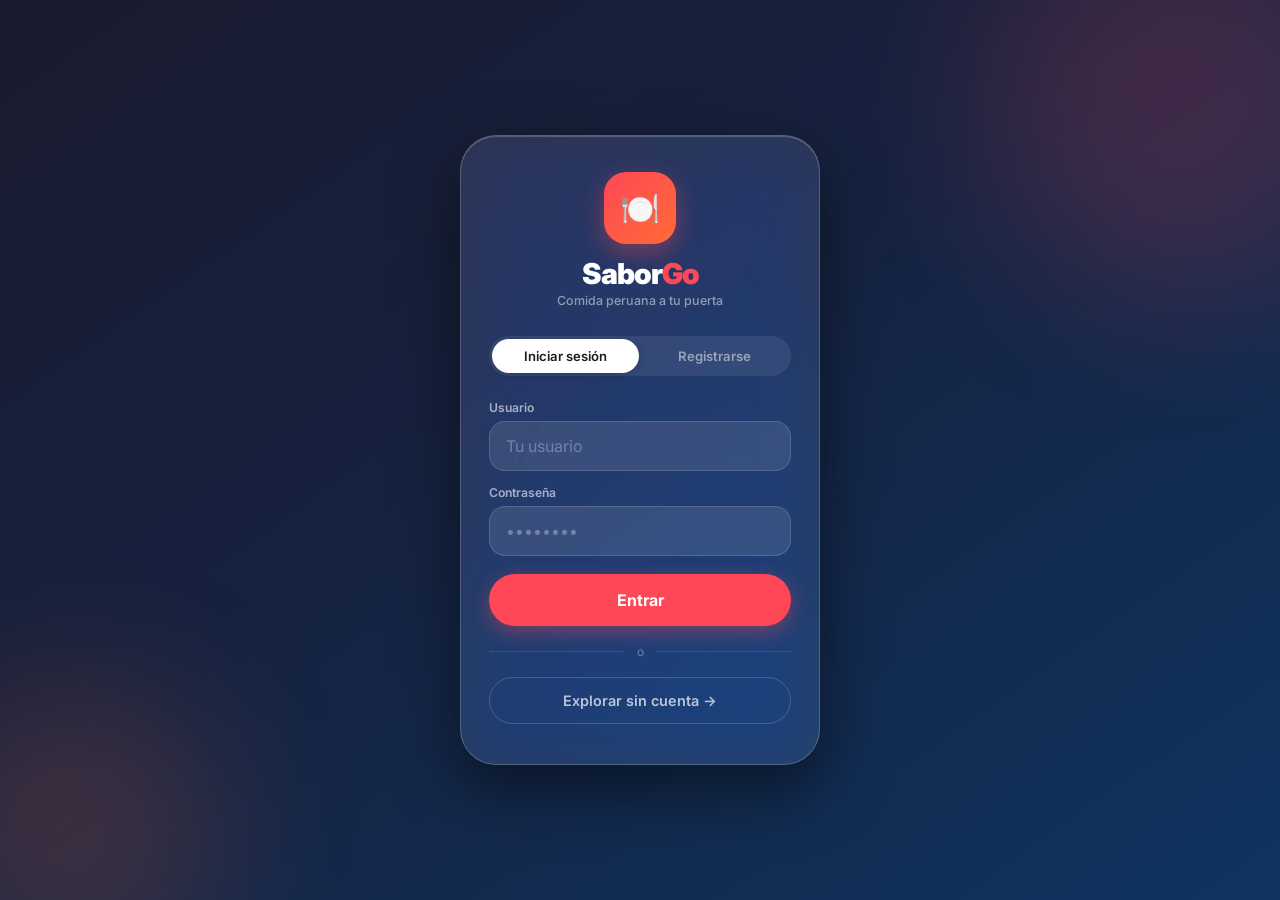
<file: saborgo-mvp/frontend/login.html>
<!DOCTYPE html>
<html lang="es">

<head>
    <meta charset="UTF-8">
    <meta name="viewport" content="width=device-width, initial-scale=1.0, viewport-fit=cover">
    <title>SaborGo — Acceso</title>
    <link rel="stylesheet" href="style.css">
    <style>
        body {
            min-height: 100vh;
            display: flex;
            align-items: center;
            justify-content: center;
            background: linear-gradient(145deg, #1a1a2e 0%, #16213e 40%, #0f3460 100%);
            padding: 20px;
        }

        /* Blobs de fondo */
        .blob {
            position: fixed;
            border-radius: 50%;
            filter: blur(80px);
            opacity: 0.18;
            pointer-events: none;
            z-index: 0;
        }

        .blob-1 {
            width: 400px;
            height: 400px;
            background: var(--accent);
            top: -100px;
            right: -100px;
            animation: float1 8s ease-in-out infinite;
        }

        .blob-2 {
            width: 300px;
            height: 300px;
            background: #FF6B35;
            bottom: -80px;
            left: -80px;
            animation: float2 10s ease-in-out infinite;
        }

        @keyframes float1 {

            0%,
            100% {
                transform: translate(0, 0)
            }

            50% {
                transform: translate(-30px, 30px)
            }
        }

        @keyframes float2 {

            0%,
            100% {
                transform: translate(0, 0)
            }

            50% {
                transform: translate(30px, -20px)
            }
        }

        .login-card {
            position: relative;
            z-index: 1;
            background: rgba(255, 255, 255, 0.1);
            backdrop-filter: blur(32px) saturate(180%);
            -webkit-backdrop-filter: blur(32px) saturate(180%);
            border: 1px solid rgba(255, 255, 255, 0.2);
            border-radius: var(--r-2xl);
            padding: 36px 28px 40px;
            width: 100%;
            max-width: 360px;
            box-shadow: 0 24px 64px rgba(0, 0, 0, 0.5), inset 0 1px 0 rgba(255, 255, 255, 0.2);
            animation: slideUp 0.7s var(--spring) both;
        }

        @keyframes slideUp {
            from {
                opacity: 0;
                transform: translateY(40px) scale(0.96);
            }

            to {
                opacity: 1;
                transform: translateY(0) scale(1);
            }
        }

        /* Logo */
        .logo-wrap {
            text-align: center;
            margin-bottom: 28px;
        }

        .logo-icon {
            width: 72px;
            height: 72px;
            border-radius: 22px;
            background: linear-gradient(135deg, var(--accent), #FF6B35);
            display: flex;
            align-items: center;
            justify-content: center;
            font-size: 2rem;
            margin: 0 auto 12px;
            box-shadow: 0 8px 24px rgba(255, 71, 87, 0.4);
            animation: logoFloat 3s ease-in-out infinite;
        }

        @keyframes logoFloat {

            0%,
            100% {
                transform: translateY(0)
            }

            50% {
                transform: translateY(-6px)
            }
        }

        .logo-name {
            font-size: 1.8rem;
            font-weight: 900;
            letter-spacing: -1px;
            color: white;
        }

        .logo-name span {
            color: var(--accent);
        }

        .logo-sub {
            font-size: 0.78rem;
            color: rgba(255, 255, 255, 0.5);
            margin-top: 2px;
            font-weight: 500;
        }

        /* Mode toggle */
        .mode-toggle {
            display: flex;
            background: rgba(255, 255, 255, 0.08);
            border-radius: 100px;
            padding: 3px;
            margin-bottom: 24px;
            gap: 3px;
        }

        .mode-btn {
            flex: 1;
            padding: 9px;
            border: none;
            border-radius: 100px;
            font-size: 0.82rem;
            font-weight: 600;
            cursor: pointer;
            transition: all 0.25s var(--spring);
            color: rgba(255, 255, 255, 0.5);
            background: transparent;
            -webkit-tap-highlight-color: transparent;
        }

        .mode-btn.active {
            background: white;
            color: var(--text);
            box-shadow: 0 2px 8px rgba(0, 0, 0, 0.15);
        }

        .mode-btn:active {
            transform: scale(0.95);
        }

        /* Inputs */
        .field {
            margin-bottom: 14px;
        }

        .field label {
            display: block;
            font-size: 0.76rem;
            font-weight: 600;
            color: rgba(255, 255, 255, 0.6);
            margin-bottom: 6px;
        }

        .field .input {
            background: rgba(255, 255, 255, 0.1);
            border-color: rgba(255, 255, 255, 0.15);
            color: white;
        }

        .field .input::placeholder {
            color: rgba(255, 255, 255, 0.3);
        }

        .field .input:focus {
            background: rgba(255, 255, 255, 0.14);
            border-color: var(--accent);
            box-shadow: 0 0 0 4px rgba(255, 71, 87, 0.2);
        }

        .field .input.error {
            border-color: #FF6B6B;
            box-shadow: 0 0 0 4px rgba(255, 107, 107, 0.2);
        }

        .err-msg {
            color: #FF6B6B;
            font-size: 0.78rem;
            font-weight: 500;
            margin-bottom: 10px;
            display: none;
        }

        .err-msg.show {
            display: block;
        }

        .btn-login {
            width: 100%;
            padding: 16px;
            border: none;
            border-radius: 100px;
            font-size: 1rem;
            font-weight: 700;
            background: var(--accent);
            color: white;
            cursor: pointer;
            margin-top: 4px;
            box-shadow: 0 6px 20px rgba(255, 71, 87, 0.4);
            transition: transform 0.15s var(--spring), background 0.2s, box-shadow 0.2s;
            -webkit-tap-highlight-color: transparent;
        }

        .btn-login:hover {
            background: var(--accent-dark);
            box-shadow: 0 8px 24px rgba(255, 71, 87, 0.5);
        }

        .btn-login:active {
            transform: scale(0.96);
        }

        .divider {
            display: flex;
            align-items: center;
            gap: 12px;
            margin: 18px 0;
        }

        .divider::before,
        .divider::after {
            content: '';
            flex: 1;
            height: 1px;
            background: rgba(255, 255, 255, 0.12);
        }

        .divider span {
            font-size: 0.75rem;
            color: rgba(255, 255, 255, 0.3);
            font-weight: 500;
        }

        .btn-guest {
            width: 100%;
            padding: 14px;
            border: 1.5px solid rgba(255, 255, 255, 0.18);
            border-radius: 100px;
            font-size: 0.9rem;
            font-weight: 600;
            color: rgba(255, 255, 255, 0.7);
            background: transparent;
            cursor: pointer;
            transition: all 0.2s var(--spring);
            -webkit-tap-highlight-color: transparent;
        }

        .btn-guest:hover {
            background: rgba(255, 255, 255, 0.08);
            border-color: rgba(255, 255, 255, 0.3);
        }

        .btn-guest:active {
            transform: scale(0.96);
        }
    </style>
</head>

<body>
    <div class="blob blob-1"></div>
    <div class="blob blob-2"></div>

    <div class="login-card" id="card">
        <!-- Logo -->
        <div class="logo-wrap">
            <div class="logo-icon">🍽️</div>
            <div class="logo-name">Sabor<span>Go</span></div>
            <div class="logo-sub">Comida peruana a tu puerta</div>
        </div>

        <!-- Mode Toggle -->
        <div class="mode-toggle">
            <button class="mode-btn active" id="btn-login-mode" onclick="setMode('login')">Iniciar sesión</button>
            <button class="mode-btn" id="btn-reg-mode" onclick="setMode('registro')">Registrarse</button>
        </div>

        <!-- Form -->
        <div class="field">
            <label>Usuario</label>
            <input class="input" type="text" id="username" placeholder="Tu usuario" autocomplete="off">
        </div>
        <div class="field">
            <label>Contraseña</label>
            <input class="input" type="password" id="password" placeholder="••••••••">
        </div>
        <p class="err-msg" id="err-msg"></p>
        <button class="btn-login" id="submit-btn" onclick="ejecutarAuth()">Entrar</button>

        <div class="divider"><span>o</span></div>
        <button class="btn-guest" onclick="window.location.href='/'">Explorar sin cuenta →</button>
    </div>

    <script>
        let mode = 'login';

        // Si ya está logueado, redirigir
        if (localStorage.getItem('token') && localStorage.getItem('user')) {
            window.location.href = '/';
        }

        function setMode(m) {
            mode = m;
            document.getElementById('btn-login-mode').classList.toggle('active', m === 'login');
            document.getElementById('btn-reg-mode').classList.toggle('active', m === 'registro');
            document.getElementById('submit-btn').innerText = m === 'login' ? 'Entrar' : 'Crear cuenta';
            document.getElementById('err-msg').classList.remove('show');
            // Animate card
            const card = document.getElementById('card');
            card.style.transform = 'scale(0.98)';
            setTimeout(() => card.style.transform = '', 150);
        }

        async function ejecutarAuth() {
            const user = document.getElementById('username').value.trim();
            const pass = document.getElementById('password').value;
            const errEl = document.getElementById('err-msg');
            const card = document.getElementById('card');
            errEl.classList.remove('show');

            if (!user || !pass) {
                errEl.innerText = '⚠️ Completa todos los campos';
                errEl.classList.add('show');
                document.getElementById('username').classList.add('error');
                document.getElementById('password').classList.add('error');
                card.classList.add('shake');
                setTimeout(() => {
                    card.classList.remove('shake');
                    document.getElementById('username').classList.remove('error');
                    document.getElementById('password').classList.remove('error');
                }, 500);
                return;
            }

            const btn = document.getElementById('submit-btn');
            btn.innerText = '...'; btn.disabled = true;

            const url = mode === 'login' ? '/auth/login' : '/auth/registro';
            try {
                const res = await fetch(url, {
                    method: 'POST',
                    headers: { 'Content-Type': 'application/json' },
                    body: JSON.stringify({ username: user, password: pass })
                });
                const data = await res.json();
                if (res.ok) {
                    if (mode === 'login') {
                        localStorage.setItem('token', data.access_token);
                        localStorage.setItem('user', user);
                        btn.innerText = '✓ Entrando...';
                        btn.style.background = '#34C759';
                        setTimeout(() => window.location.href = '/', 600);
                    } else {
                        errEl.style.color = '#30D158';
                        errEl.innerText = '✅ ¡Cuenta creada! Ahora inicia sesión';
                        errEl.classList.add('show');
                        setTimeout(() => setMode('login'), 1500);
                        btn.innerText = 'Crear cuenta'; btn.disabled = false;
                    }
                } else {
                    errEl.innerText = '⚠️ ' + (data.detail || 'Credenciales incorrectas');
                    errEl.classList.add('show');
                    document.getElementById('password').classList.add('error');
                    card.classList.add('shake');
                    setTimeout(() => {
                        card.classList.remove('shake');
                        document.getElementById('password').classList.remove('error');
                    }, 500);
                    btn.innerText = mode === 'login' ? 'Entrar' : 'Crear cuenta';
                    btn.disabled = false;
                }
            } catch {
                errEl.innerText = '⚠️ Error de conexión';
                errEl.classList.add('show');
                btn.innerText = mode === 'login' ? 'Entrar' : 'Crear cuenta';
                btn.disabled = false;
            }
        }

        document.getElementById('password').addEventListener('keydown', e => {
            if (e.key === 'Enter') ejecutarAuth();
        });
    </script>
</body>

</html>
</file>
<file: saborgo-mvp/frontend/style.css>
@import url('https://fonts.googleapis.com/css2?family=Inter:wght@300;400;500;600;700;800;900&display=swap');

:root {
    --accent: #FF4757;
    --accent-dark: #E8384A;
    --accent-light: rgba(255, 71, 87, 0.12);
    --bg: #F2F2F7;
    --card: #FFFFFF;
    --glass: rgba(255, 255, 255, 0.78);
    --glass-dark: rgba(28, 28, 30, 0.85);
    --text: #1C1C1E;
    --text-2: #3C3C43;
    --text-3: #6C6C70;
    --text-4: #AEAEB2;
    --border: rgba(60, 60, 67, 0.12);
    --sep: rgba(60, 60, 67, 0.08);
    --r-sm: 12px;
    --r-md: 16px;
    --r-lg: 22px;
    --r-xl: 28px;
    --r-2xl: 36px;
    --s-xs: 0 1px 4px rgba(0, 0, 0, 0.06);
    --s-sm: 0 2px 12px rgba(0, 0, 0, 0.07);
    --s-md: 0 4px 24px rgba(0, 0, 0, 0.09);
    --s-lg: 0 8px 40px rgba(0, 0, 0, 0.13);
    --nav-h: 80px;
    --font: 'Inter', -apple-system, BlinkMacSystemFont, sans-serif;
    --spring: cubic-bezier(0.34, 1.56, 0.64, 1);
    --ease: cubic-bezier(0.4, 0, 0.2, 1);
    --ease-out: cubic-bezier(0, 0, 0.2, 1);
}

*,
*::before,
*::after {
    box-sizing: border-box;
    margin: 0;
    padding: 0;
}

html {
    -webkit-font-smoothing: antialiased;
    -moz-osx-font-smoothing: grayscale;
}

body {
    font-family: var(--font);
    background: var(--bg);
    color: var(--text);
    min-height: 100vh;
    overscroll-behavior: none;
}

::-webkit-scrollbar {
    width: 0;
    height: 0;
}

img {
    display: block;
}

button {
    font-family: var(--font);
    -webkit-tap-highlight-color: transparent;
    user-select: none;
}

input,
select {
    font-family: var(--font);
}

/* ── Glass ── */
.glass {
    background: var(--glass);
    backdrop-filter: blur(24px) saturate(200%);
    -webkit-backdrop-filter: blur(24px) saturate(200%);
    border: 1px solid rgba(255, 255, 255, 0.65);
}

/* ── Buttons ── */
.btn {
    display: inline-flex;
    align-items: center;
    justify-content: center;
    gap: 8px;
    font-weight: 600;
    border: none;
    cursor: pointer;
    text-decoration: none;
    transition: transform 0.15s var(--spring), opacity 0.15s;
}

.btn:active {
    transform: scale(0.95);
}

.btn-primary {
    background: var(--accent);
    color: white;
    padding: 16px 28px;
    border-radius: 100px;
    font-size: 1rem;
    box-shadow: 0 4px 20px rgba(255, 71, 87, 0.35);
    transition: transform 0.15s var(--spring), box-shadow 0.2s var(--ease), background 0.2s;
}

.btn-primary:hover {
    background: var(--accent-dark);
    box-shadow: 0 6px 24px rgba(255, 71, 87, 0.45);
}

.btn-primary:active {
    transform: scale(0.96);
}

.btn-primary:disabled {
    background: var(--text-4);
    box-shadow: none;
    cursor: not-allowed;
    transform: none;
}

.btn-dark {
    background: var(--text);
    color: white;
    padding: 16px 28px;
    border-radius: 100px;
    font-size: 1rem;
    transition: transform 0.15s var(--spring), background 0.2s;
}

.btn-dark:hover {
    background: #333;
}

.btn-dark:active {
    transform: scale(0.96);
}

.btn-icon {
    width: 42px;
    height: 42px;
    border-radius: 50%;
    background: var(--card);
    color: var(--text);
    font-size: 1rem;
    box-shadow: var(--s-xs);
    border: none;
    cursor: pointer;
    display: inline-flex;
    align-items: center;
    justify-content: center;
    transition: transform 0.15s var(--spring), box-shadow 0.2s;
    -webkit-tap-highlight-color: transparent;
}

.btn-icon:active {
    transform: scale(0.88);
}

/* ── Input ── */
.input {
    width: 100%;
    font-family: var(--font);
    font-size: 1rem;
    color: var(--text);
    background: var(--bg);
    border: 1.5px solid var(--border);
    border-radius: var(--r-md);
    padding: 14px 16px;
    outline: none;
    transition: border-color 0.2s var(--ease), box-shadow 0.2s var(--ease), background 0.2s;
}

.input::placeholder {
    color: var(--text-4);
}

.input:focus {
    border-color: var(--accent);
    box-shadow: 0 0 0 4px var(--accent-light);
    background: white;
}

.input.error {
    border-color: #FF3B30;
    box-shadow: 0 0 0 4px rgba(255, 59, 48, 0.12);
}

/* ── Badge ── */
.badge {
    display: inline-flex;
    align-items: center;
    justify-content: center;
    min-width: 20px;
    height: 20px;
    padding: 0 6px;
    border-radius: 10px;
    background: var(--accent);
    color: white;
    font-size: 0.7rem;
    font-weight: 700;
}

/* ── Card ── */
.card {
    background: var(--card);
    border-radius: var(--r-lg);
    box-shadow: var(--s-sm);
}

/* ── Skeleton ── */
.skeleton {
    background: linear-gradient(90deg, #e8e8ed 25%, #f2f2f7 50%, #e8e8ed 75%);
    background-size: 200% 100%;
    animation: skeleton-shimmer 1.6s infinite ease-in-out;
    border-radius: var(--r-sm);
}

@keyframes skeleton-shimmer {
    0% {
        background-position: 200% 0;
    }

    100% {
        background-position: -200% 0;
    }
}

/* ── Toast ── */
.toast-container {
    position: fixed;
    top: 56px;
    left: 50%;
    transform: translateX(-50%);
    z-index: 9999;
    display: flex;
    flex-direction: column;
    gap: 8px;
    width: calc(100% - 32px);
    max-width: 380px;
    pointer-events: none;
}

.toast {
    background: var(--glass-dark);
    backdrop-filter: blur(20px);
    -webkit-backdrop-filter: blur(20px);
    color: white;
    padding: 13px 16px;
    border-radius: var(--r-lg);
    font-size: 0.875rem;
    font-weight: 500;
    display: flex;
    align-items: center;
    gap: 10px;
    box-shadow: var(--s-lg);
    transform: translateY(-16px) scale(0.92);
    opacity: 0;
    transition: all 0.4s var(--spring);
    pointer-events: auto;
}

.toast.show {
    transform: translateY(0) scale(1);
    opacity: 1;
}

.toast.success {
    background: rgba(48, 209, 88, 0.92);
}

.toast.error {
    background: rgba(255, 59, 48, 0.92);
}

/* ── Bottom Sheet ── */
.sheet-overlay {
    position: fixed;
    inset: 0;
    background: rgba(0, 0, 0, 0.45);
    backdrop-filter: blur(6px);
    -webkit-backdrop-filter: blur(6px);
    z-index: 100;
    opacity: 0;
    pointer-events: none;
    transition: opacity 0.3s var(--ease);
}

.sheet-overlay.active {
    opacity: 1;
    pointer-events: auto;
}

.bottom-sheet {
    position: fixed;
    bottom: 0;
    left: 0;
    right: 0;
    background: var(--card);
    border-radius: var(--r-2xl) var(--r-2xl) 0 0;
    z-index: 101;
    padding: 8px 20px 40px;
    max-height: 90vh;
    overflow-y: auto;
    transform: translateY(100%);
    transition: transform 0.4s var(--spring);
    box-shadow: 0 -8px 50px rgba(0, 0, 0, 0.18);
}

.bottom-sheet.active {
    transform: translateY(0);
}

.sheet-handle {
    width: 36px;
    height: 4px;
    background: var(--border);
    border-radius: 2px;
    margin: 4px auto 20px;
}

/* ── Bottom Nav ── */
.bottom-nav {
    position: fixed;
    bottom: 0;
    left: 0;
    right: 0;
    height: var(--nav-h);
    background: var(--glass);
    backdrop-filter: blur(24px) saturate(200%);
    -webkit-backdrop-filter: blur(24px) saturate(200%);
    border-top: 1px solid var(--border);
    display: flex;
    align-items: center;
    justify-content: space-around;
    padding-bottom: env(safe-area-inset-bottom, 0px);
    z-index: 50;
}

.nav-item {
    display: flex;
    flex-direction: column;
    align-items: center;
    gap: 3px;
    padding: 8px 20px;
    background: none;
    border: none;
    cursor: pointer;
    position: relative;
    -webkit-tap-highlight-color: transparent;
    transition: transform 0.2s var(--spring);
}

.nav-item:active {
    transform: scale(0.85);
}

.nav-icon {
    font-size: 1.4rem;
    transition: transform 0.3s var(--spring);
    display: block;
}

.nav-label {
    font-size: 0.64rem;
    font-weight: 600;
    color: var(--text-3);
    transition: color 0.2s;
}

.nav-item.active .nav-icon {
    transform: scale(1.18);
}

.nav-item.active .nav-label {
    color: var(--accent);
}

.nav-badge {
    position: absolute;
    top: 5px;
    right: 8px;
    min-width: 18px;
    height: 18px;
    padding: 0 5px;
    border-radius: 9px;
    background: var(--accent);
    color: white;
    font-size: 0.62rem;
    font-weight: 700;
    display: flex;
    align-items: center;
    justify-content: center;
    opacity: 0;
    transform: scale(0);
    transition: opacity 0.25s var(--spring), transform 0.25s var(--spring);
}

.nav-badge.show {
    opacity: 1;
    transform: scale(1);
}

/* ── Animations ── */
@keyframes shake {

    0%,
    100% {
        transform: translateX(0);
    }

    15%,
    55% {
        transform: translateX(-7px);
    }

    35%,
    75% {
        transform: translateX(7px);
    }
}

.shake {
    animation: shake 0.4s var(--ease);
}

@keyframes fadeUp {
    from {
        opacity: 0;
        transform: translateY(18px);
    }

    to {
        opacity: 1;
        transform: translateY(0);
    }
}

.fade-up {
    animation: fadeUp 0.45s var(--ease-out) both;
}

@keyframes pop {

    0%,
    100% {
        transform: scale(1);
    }

    50% {
        transform: scale(1.35);
    }
}

/* ── Page ── */
.page {
    padding-bottom: calc(var(--nav-h) + 16px);
    min-height: 100vh;
}
</file>
